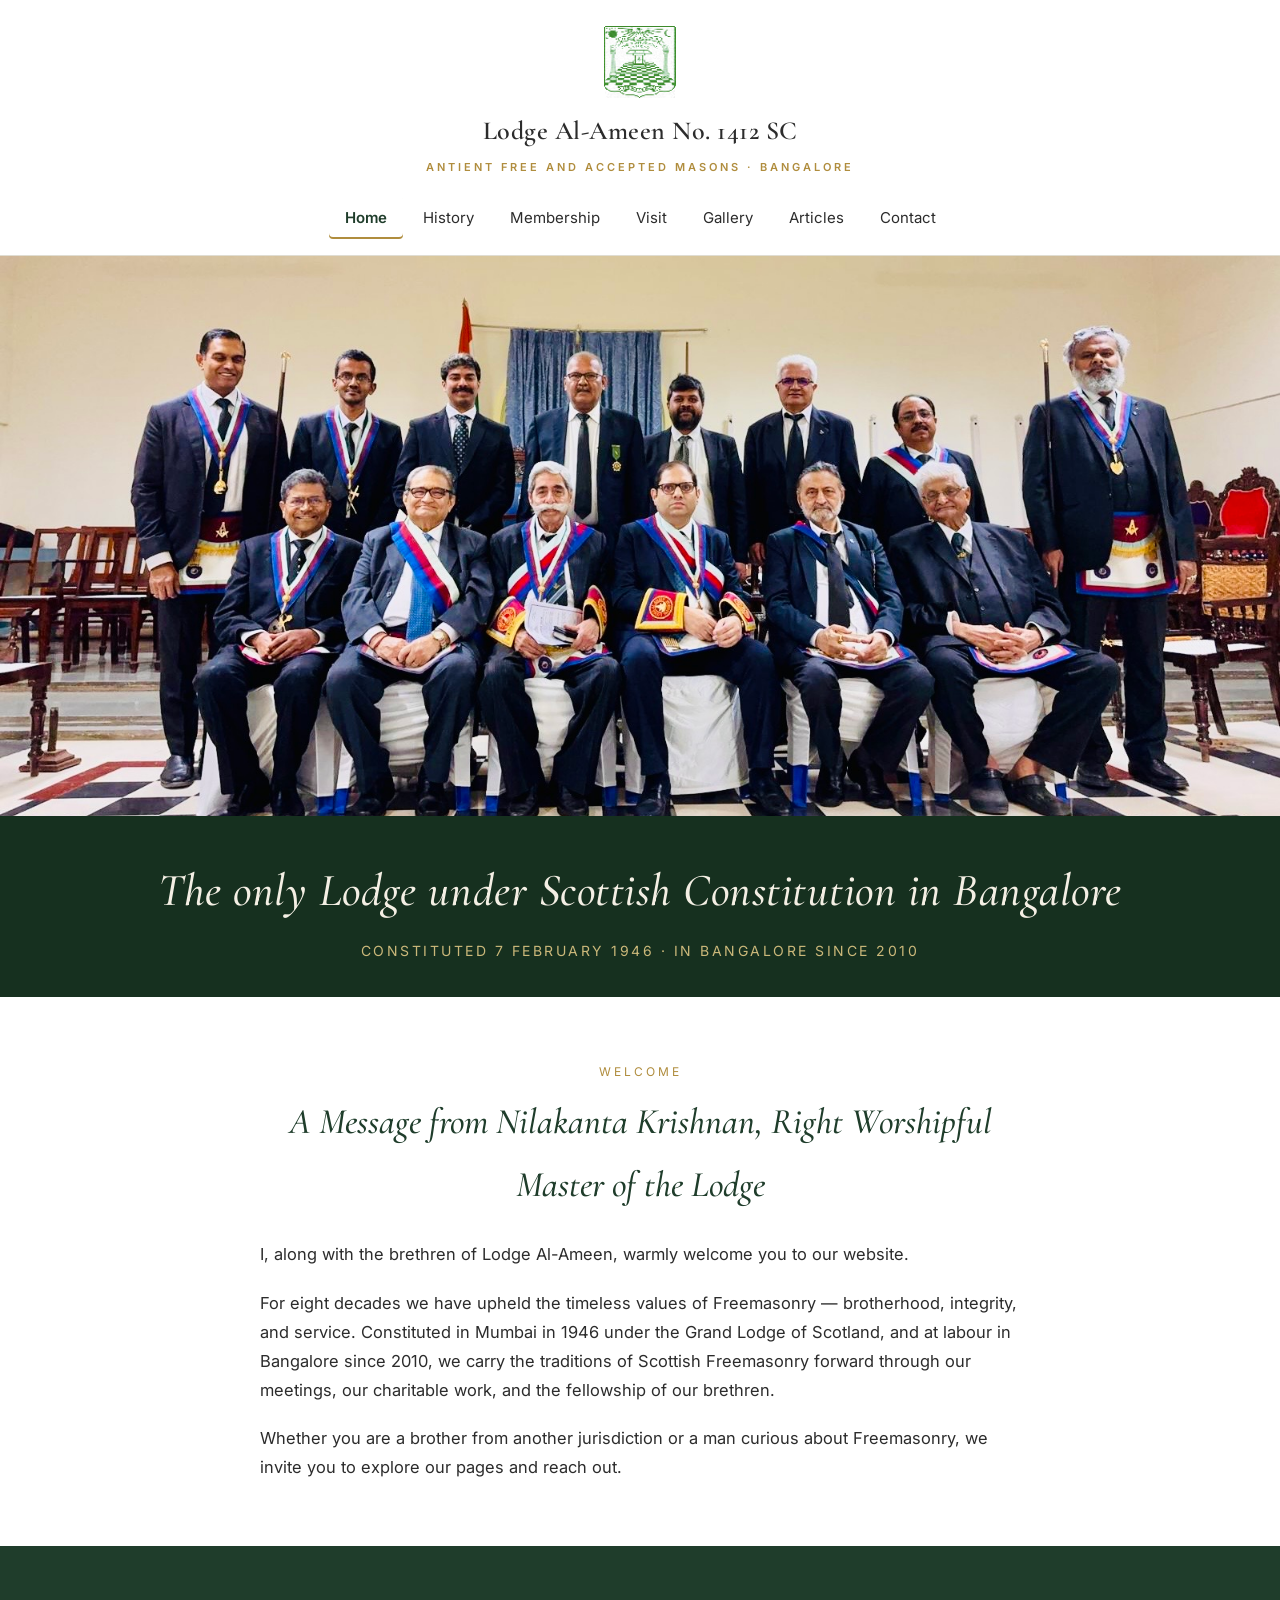
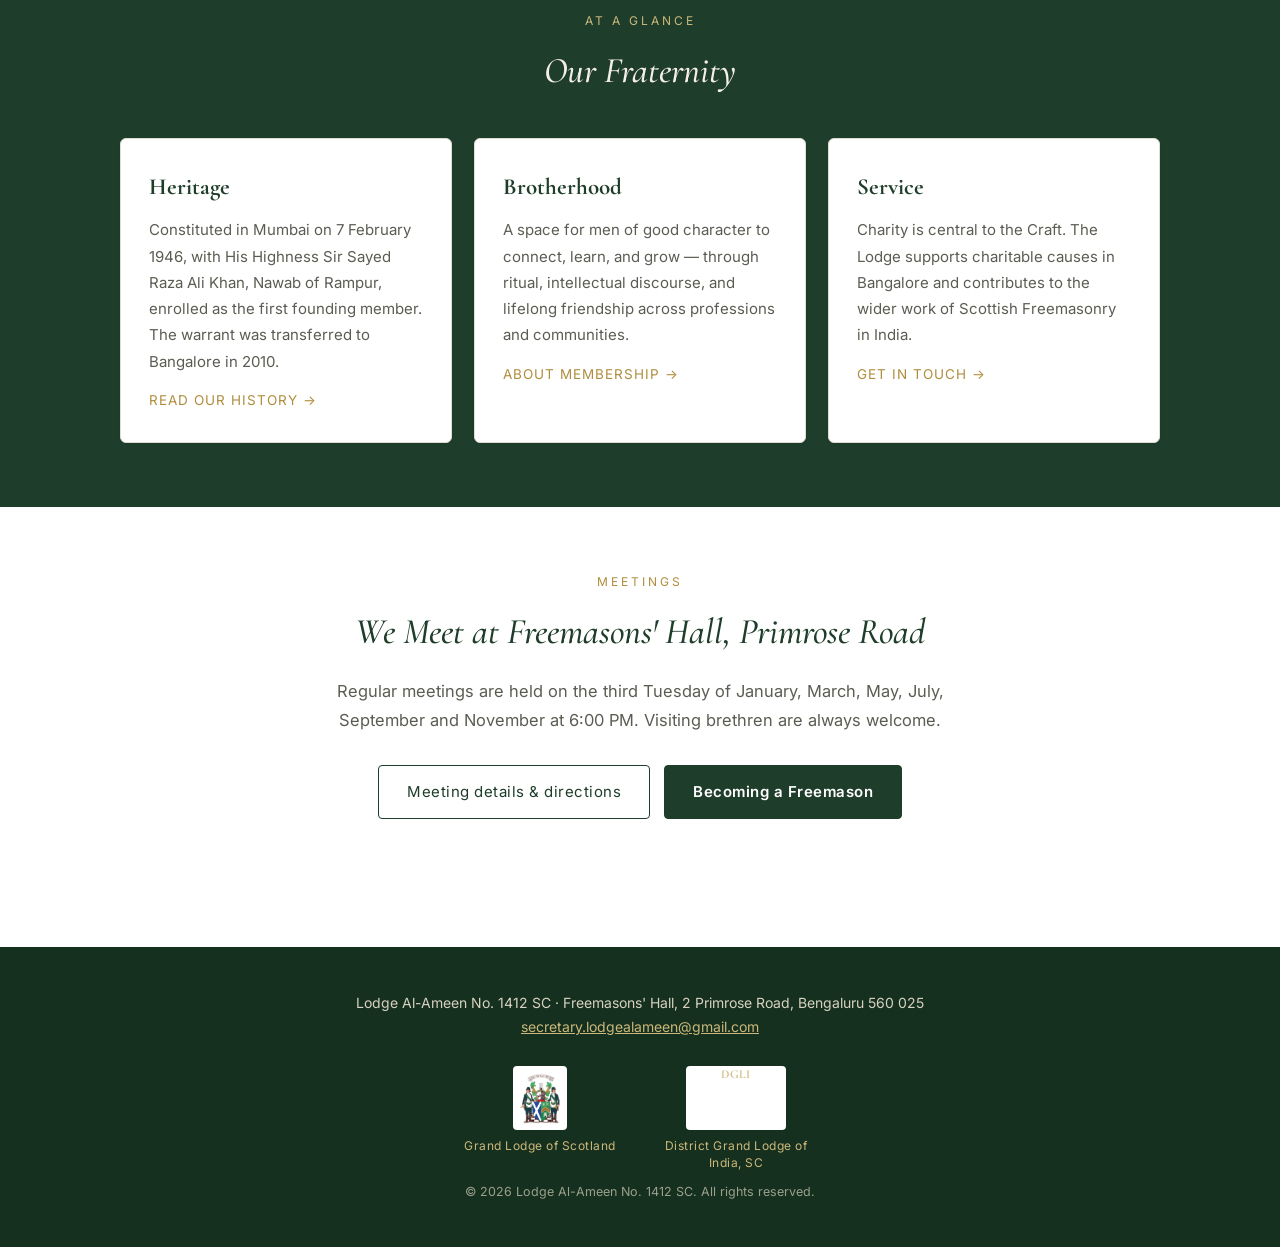
<file: index.html>
<!DOCTYPE html>
<html lang="en">
<head>
<meta charset="UTF-8">
<meta name="viewport" content="width=device-width, initial-scale=1.0">
<title>Lodge Al-Ameen No. 1412 SC | Scottish Constitution Freemasons, Bangalore</title>
<meta name="description" content="Lodge Al-Ameen No. 1412 SC, chartered under the Grand Lodge of Scotland in 1946, is the only Scottish Constitution Freemasons Lodge in Bangalore, India.">
<link rel="icon" href="images/logo.svg" type="image/svg+xml">
<link rel="preconnect" href="https://fonts.googleapis.com">
<link href="https://fonts.googleapis.com/css2?family=Cormorant+Garamond:ital,wght@0,500;0,600;1,500&family=Inter:wght@400;500;600&display=swap" rel="stylesheet">
<link rel="stylesheet" href="css/style.css">
</head>
<body>

<header class="site-header">
  <div class="header-top">
    <!-- Replace images/logo.svg with the Lodge's official crest when available -->
    <img src="images/crest-alameen.png" onerror="this.onerror=null;this.src='images/logo.svg'" alt="Crest of Lodge Al-Ameen No. 1412 SC">
    <div class="wordmark">Lodge Al-Ameen No. 1412 SC<span class="wordmark-sub">Antient Free and Accepted Masons · Bangalore</span></div>
  </div>
  <nav class="main-nav" aria-label="Main navigation">
    <a href="index.html" class="active">Home</a>
    <a href="history.html">History</a>
    <a href="membership.html">Membership</a>
    <a href="visit.html">Visit</a>
    <a href="gallery.html">Gallery</a>
    <a href="articles.html">Articles</a>
    <a href="contact.html">Contact</a>
  </nav>
</header>

<div class="hero-photo">
  <img src="images/home-hero.jpg" alt="Brethren of Lodge Al-Ameen assembled in the Lodge room">
  <div class="hero-caption">
    <h1>The only Lodge under Scottish Constitution in Bangalore</h1>
    <p>Constituted 7 February 1946 · In Bangalore since 2010</p>
  </div>
</div>

<section class="section narrow">
  <span class="kicker">Welcome</span>
  <h2>A Message from Nilakanta Krishnan, Right Worshipful Master of the Lodge</h2>
  <div class="prose" style="margin-top:24px">
    <p>I, along with the brethren of Lodge Al-Ameen, warmly welcome you to our website.</p>
    <p>For eight decades we have upheld the timeless values of Freemasonry — brotherhood, integrity, and service. Constituted in Mumbai in 1946 under the Grand Lodge of Scotland, and at labour in Bangalore since 2010, we carry the traditions of Scottish Freemasonry forward through our meetings, our charitable work, and the fellowship of our brethren.</p>
    <p>Whether you are a brother from another jurisdiction or a man curious about Freemasonry, we invite you to explore our pages and reach out.</p>
  </div>
</section>

<div class="green-band">
  <section class="section">
    <span class="kicker">At a Glance</span>
    <h2>Our Fraternity</h2>
    <div class="card-grid">
      <div class="card">
        <h3>Heritage</h3>
        <p>Constituted in Mumbai on 7 February 1946, with His Highness Sir Sayed Raza Ali Khan, Nawab of Rampur, enrolled as the first founding member. The warrant was transferred to Bangalore in 2010.</p>
        <a class="card-link" href="history.html">Read our history →</a>
      </div>
      <div class="card">
        <h3>Brotherhood</h3>
        <p>A space for men of good character to connect, learn, and grow — through ritual, intellectual discourse, and lifelong friendship across professions and communities.</p>
        <a class="card-link" href="membership.html">About membership →</a>
      </div>
      <div class="card">
        <h3>Service</h3>
        <p>Charity is central to the Craft. The Lodge supports charitable causes in Bangalore and contributes to the wider work of Scottish Freemasonry in India.</p>
        <a class="card-link" href="contact.html">Get in touch →</a>
      </div>
    </div>
  </section>
</div>

<section class="section narrow" style="text-align:center">
  <span class="kicker">Meetings</span>
  <h2>We Meet at Freemasons' Hall, Primrose Road</h2>
  <!-- VERIFY: website said 3rd Tuesday of odd months; DGLI roll says 2nd Friday monthly at 6:30 PM. Confirm before publishing. -->
  <p class="lede" style="margin-bottom:10px">Regular meetings are held on the third Tuesday of January, March, May, July, September and November at 6:00 PM. Visiting brethren are always welcome.</p>
  <div class="cta-row">
    <a class="btn btn-ghost" href="visit.html">Meeting details &amp; directions</a>
    <a class="btn btn-solid" href="membership.html">Becoming a Freemason</a>
  </div>
</section>

<footer class="site-footer">
  <p>Lodge Al-Ameen No. 1412 SC · Freemasons' Hall, 2 Primrose Road, Bengaluru 560 025</p>
  <p><a href="mailto:secretary.lodgealameen@gmail.com">secretary.lodgealameen@gmail.com</a></p>
  <div class="affiliation-row">
    <a href="https://www.grandlodgescotland.com/" target="_blank" rel="noopener">
      <img src="images/glos-crest.png" onerror="this.style.display='none'" alt="Crest of the Grand Lodge of Scotland">
      <span>Grand Lodge of Scotland</span>
    </a>
    <a href="https://www.dgli-sc.com/" target="_blank" rel="noopener" class="affiliation-text-only">
      <span class="affiliation-mark">DGLI</span>
      <span>District Grand Lodge of India, SC</span>
    </a>
  </div>
  <p class="fine">© <span id="yr"></span> Lodge Al-Ameen No. 1412 SC. All rights reserved.</p>
  <script>document.getElementById('yr').textContent=new Date().getFullYear();</script>
</footer>

</body>
</html>
</file>
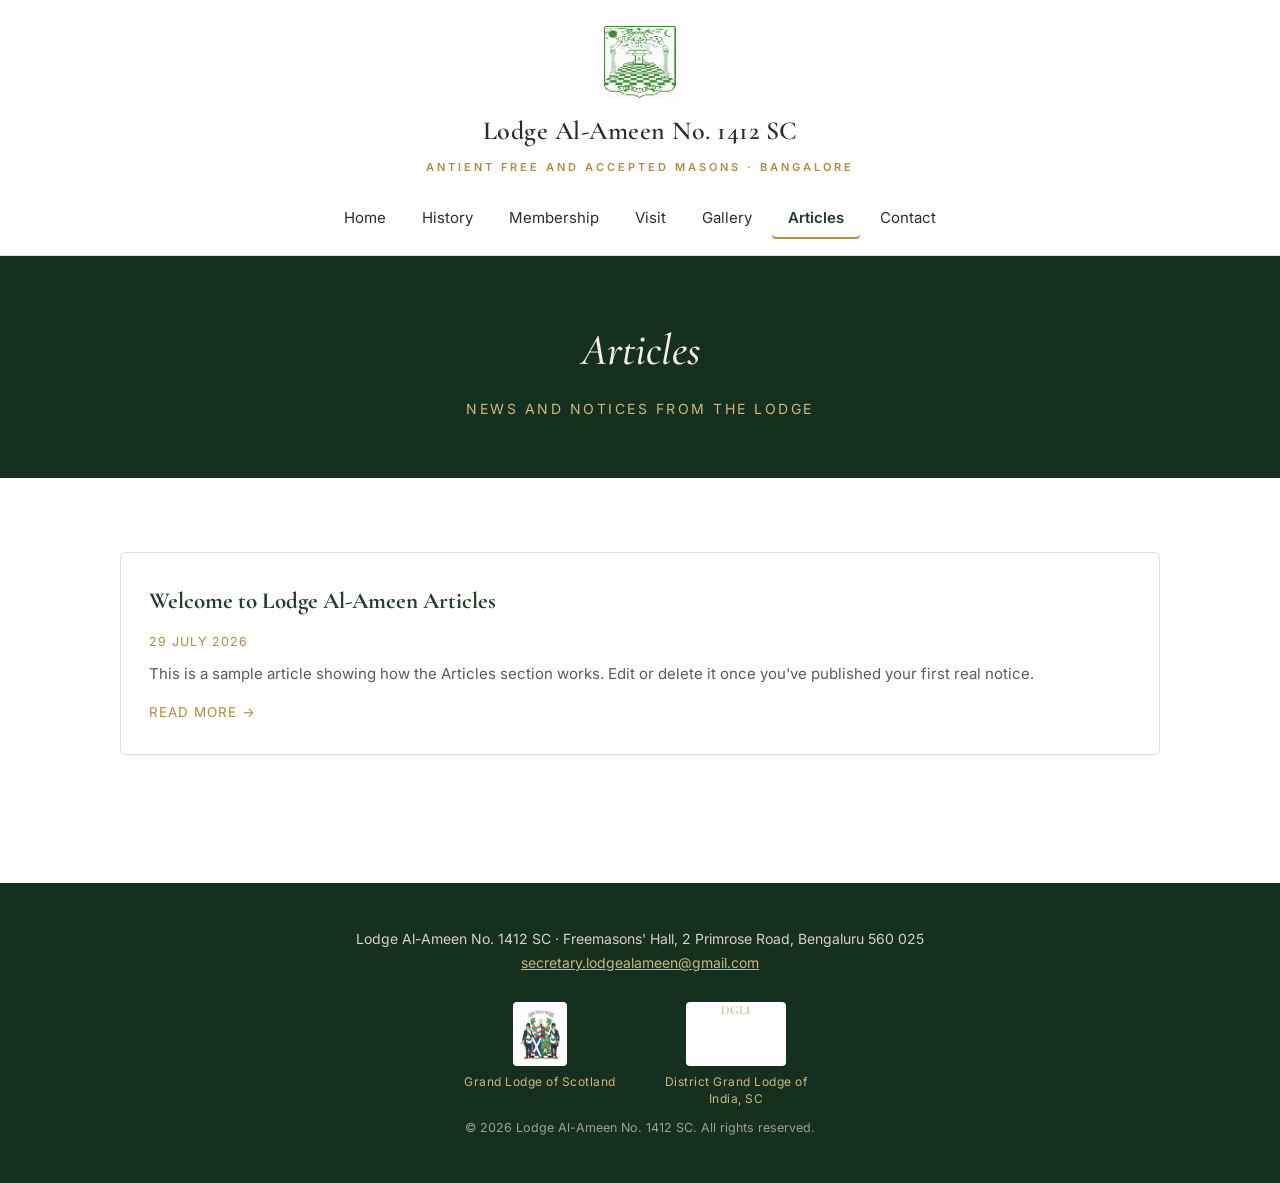
<file: articles.html>
<!DOCTYPE html>
<html lang="en">
<head>
<meta charset="UTF-8">
<meta name="viewport" content="width=device-width, initial-scale=1.0">
<title>Articles | Lodge Al-Ameen No. 1412 SC</title>
<meta name="description" content="News, notices and reflections from Lodge Al-Ameen No. 1412 SC, Bangalore.">
<link rel="icon" href="/images/logo.svg" type="image/svg+xml">
<link rel="preconnect" href="https://fonts.googleapis.com">
<link href="https://fonts.googleapis.com/css2?family=Cormorant+Garamond:ital,wght@0,500;0,600;1,500&family=Inter:wght@400;500;600&display=swap" rel="stylesheet">
<link rel="stylesheet" href="/css/style.css">
</head>
<body>

<header class="site-header">
  <div class="header-top">
    <img src="/images/crest-alameen.png" onerror="this.onerror=null;this.src='/images/logo.svg'" alt="Crest of Lodge Al-Ameen No. 1412 SC">
    <div class="wordmark">Lodge Al-Ameen No. 1412 SC<span class="wordmark-sub">Antient Free and Accepted Masons · Bangalore</span></div>
  </div>
  <nav class="main-nav" aria-label="Main navigation">
    <a href="/index.html">Home</a>
    <a href="/history.html">History</a>
    <a href="/membership.html">Membership</a>
    <a href="/visit.html">Visit</a>
    <a href="/gallery.html">Gallery</a>
    <a href="/articles.html" class="active">Articles</a>
    <a href="/contact.html">Contact</a>
  </nav>
</header>

<div class="page-hero">
  <h1>Articles</h1>
  <p>News and notices from the Lodge</p>
</div>

<section class="section">
  <div class="card-grid" style="margin-top:10px">
      <div class="card">
        <h3><a href="/articles/welcome-to-articles.html" style="color:inherit;text-decoration:none">Welcome to Lodge Al-Ameen Articles</a></h3>
        <p style="font-size:12.5px;letter-spacing:1px;text-transform:uppercase;color:var(--gold);margin-bottom:8px">29 July 2026</p>
        <p>This is a sample article showing how the Articles section works. Edit or delete it once you've published your first real notice.</p>
        <a class="card-link" href="/articles/welcome-to-articles.html">Read more &rarr;</a>
      </div>
  </div>
</section>

<footer class="site-footer">
  <p>Lodge Al-Ameen No. 1412 SC · Freemasons' Hall, 2 Primrose Road, Bengaluru 560 025</p>
  <p><a href="mailto:secretary.lodgealameen@gmail.com">secretary.lodgealameen@gmail.com</a></p>
  <div class="affiliation-row">
    <a href="https://www.grandlodgescotland.com/" target="_blank" rel="noopener">
      <img src="/images/glos-crest.png" onerror="this.style.display='none'" alt="Crest of the Grand Lodge of Scotland">
      <span>Grand Lodge of Scotland</span>
    </a>
    <a href="https://www.dgli-sc.com/" target="_blank" rel="noopener" class="affiliation-text-only">
      <span class="affiliation-mark">DGLI</span>
      <span>District Grand Lodge of India, SC</span>
    </a>
  </div>
  <p class="fine">© <span id="yr"></span> Lodge Al-Ameen No. 1412 SC. All rights reserved.</p>
  <script>document.getElementById('yr').textContent=new Date().getFullYear();</script>
</footer>

</body>
</html>
</file>
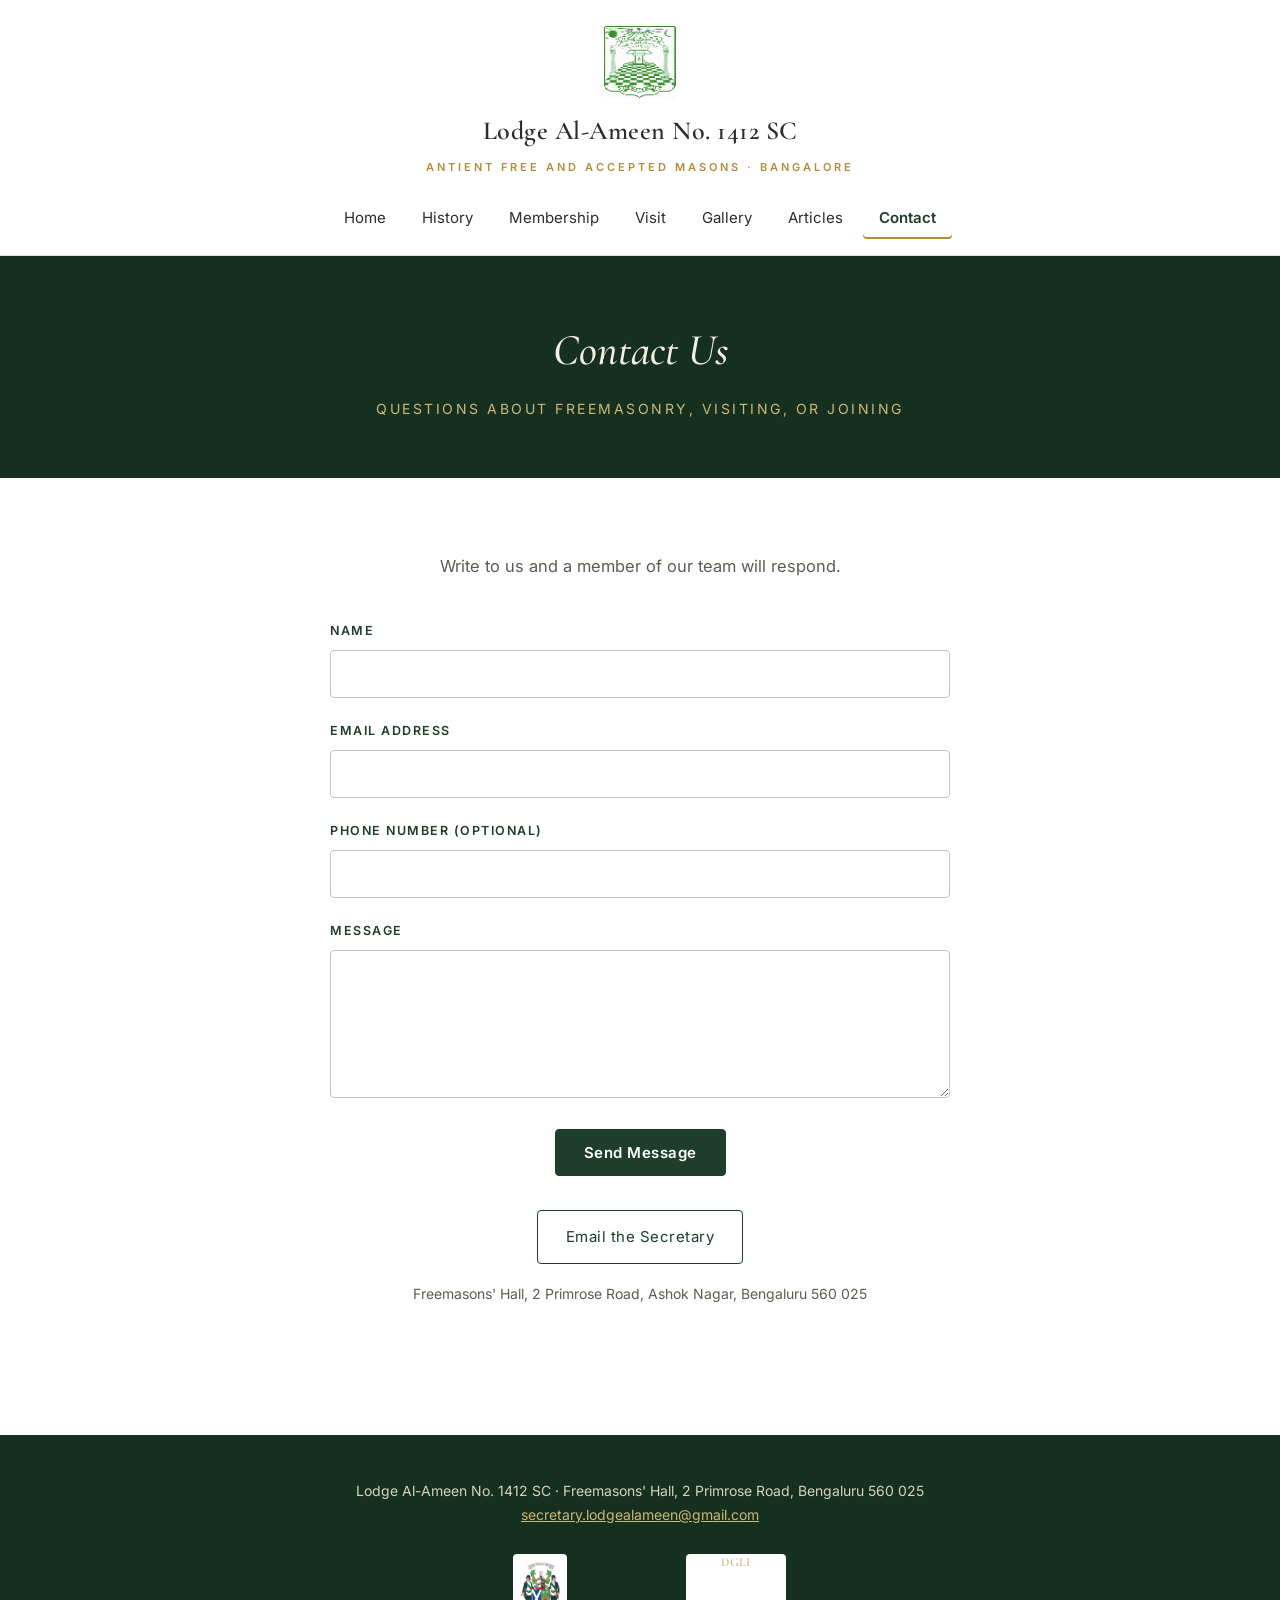
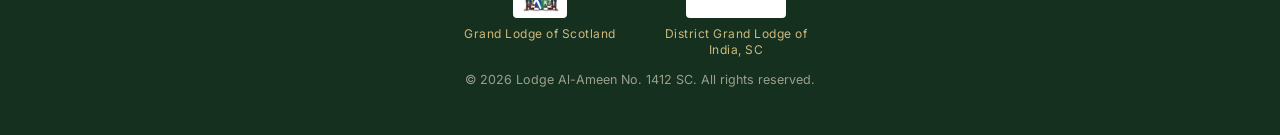
<file: contact.html>
<!DOCTYPE html>
<html lang="en">
<head>
<meta charset="UTF-8">
<meta name="viewport" content="width=device-width, initial-scale=1.0">
<title>Contact | Lodge Al-Ameen No. 1412 SC, Bangalore</title>
<meta name="description" content="Contact Lodge Al-Ameen No. 1412 SC, Bangalore — questions about Freemasonry, visiting a meeting, or joining the Lodge.">
<link rel="icon" href="images/logo.svg" type="image/svg+xml">
<link rel="preconnect" href="https://fonts.googleapis.com">
<link href="https://fonts.googleapis.com/css2?family=Cormorant+Garamond:ital,wght@0,500;0,600;1,500&family=Inter:wght@400;500;600&display=swap" rel="stylesheet">
<link rel="stylesheet" href="css/style.css">
</head>
<body>

<header class="site-header">
  <div class="header-top">
    <img src="images/crest-alameen.png" onerror="this.onerror=null;this.src='images/logo.svg'" alt="Crest of Lodge Al-Ameen No. 1412 SC">
    <div class="wordmark">Lodge Al-Ameen No. 1412 SC<span class="wordmark-sub">Antient Free and Accepted Masons · Bangalore</span></div>
  </div>
  <nav class="main-nav" aria-label="Main navigation">
    <a href="index.html">Home</a>
    <a href="history.html">History</a>
    <a href="membership.html">Membership</a>
    <a href="visit.html">Visit</a>
    <a href="gallery.html">Gallery</a>
    <a href="articles.html">Articles</a>
    <a href="contact.html" class="active">Contact</a>
  </nav>
</header>

<div class="page-hero">
  <h1>Contact Us</h1>
  <p>Questions about Freemasonry, visiting, or joining</p>
</div>

<section class="section narrow">
  <p class="lede" style="margin-top:10px">Write to us and a member of our team will respond.</p>

  <!-- Formspree: submissions are emailed to the recipient configured for
       form mvzywdaw in the Formspree dashboard (formspree.io → this form →
       Settings). The recipient address is set THERE, not in this HTML. -->
  <form class="contact-form" method="POST" action="https://formspree.io/f/mvzywdaw">
    <input type="hidden" name="_subject" value="Enquiry from lodgealameen.in">
    <input type="text" name="_gotcha" style="display:none" tabindex="-1" autocomplete="off" aria-hidden="true">
    <div class="field">
      <label for="name">Name</label>
      <input type="text" id="name" name="name" required autocomplete="name">
    </div>
    <div class="field">
      <label for="email">Email address</label>
      <input type="email" id="email" name="email" required autocomplete="email">
    </div>
    <div class="field">
      <label for="phone">Phone number (optional)</label>
      <input type="tel" id="phone" name="phone" autocomplete="tel">
    </div>
    <div class="field">
      <label for="message">Message</label>
      <textarea id="message" name="message" rows="6" required></textarea>
    </div>
    <div style="text-align:center">
      <button class="btn btn-solid" type="submit">Send Message</button>
    </div>
  </form>

  <div class="contact-alt">
    <a class="btn btn-ghost" href="mailto:secretary.lodgealameen@gmail.com">Email the Secretary</a>
    <!-- Optional: add tel: and wa.me links here if the Lodge wishes to publish a number -->
  </div>
  <p class="form-note">Freemasons' Hall, 2 Primrose Road, Ashok Nagar, Bengaluru 560 025</p>
</section>

<footer class="site-footer">
  <p>Lodge Al-Ameen No. 1412 SC · Freemasons' Hall, 2 Primrose Road, Bengaluru 560 025</p>
  <p><a href="mailto:secretary.lodgealameen@gmail.com">secretary.lodgealameen@gmail.com</a></p>
  <div class="affiliation-row">
    <a href="https://www.grandlodgescotland.com/" target="_blank" rel="noopener">
      <img src="images/glos-crest.png" onerror="this.style.display='none'" alt="Crest of the Grand Lodge of Scotland">
      <span>Grand Lodge of Scotland</span>
    </a>
    <a href="https://www.dgli-sc.com/" target="_blank" rel="noopener" class="affiliation-text-only">
      <span class="affiliation-mark">DGLI</span>
      <span>District Grand Lodge of India, SC</span>
    </a>
  </div>
  <p class="fine">© <span id="yr"></span> Lodge Al-Ameen No. 1412 SC. All rights reserved.</p>
  <script>document.getElementById('yr').textContent=new Date().getFullYear();</script>
</footer>

</body>
</html>
</file>
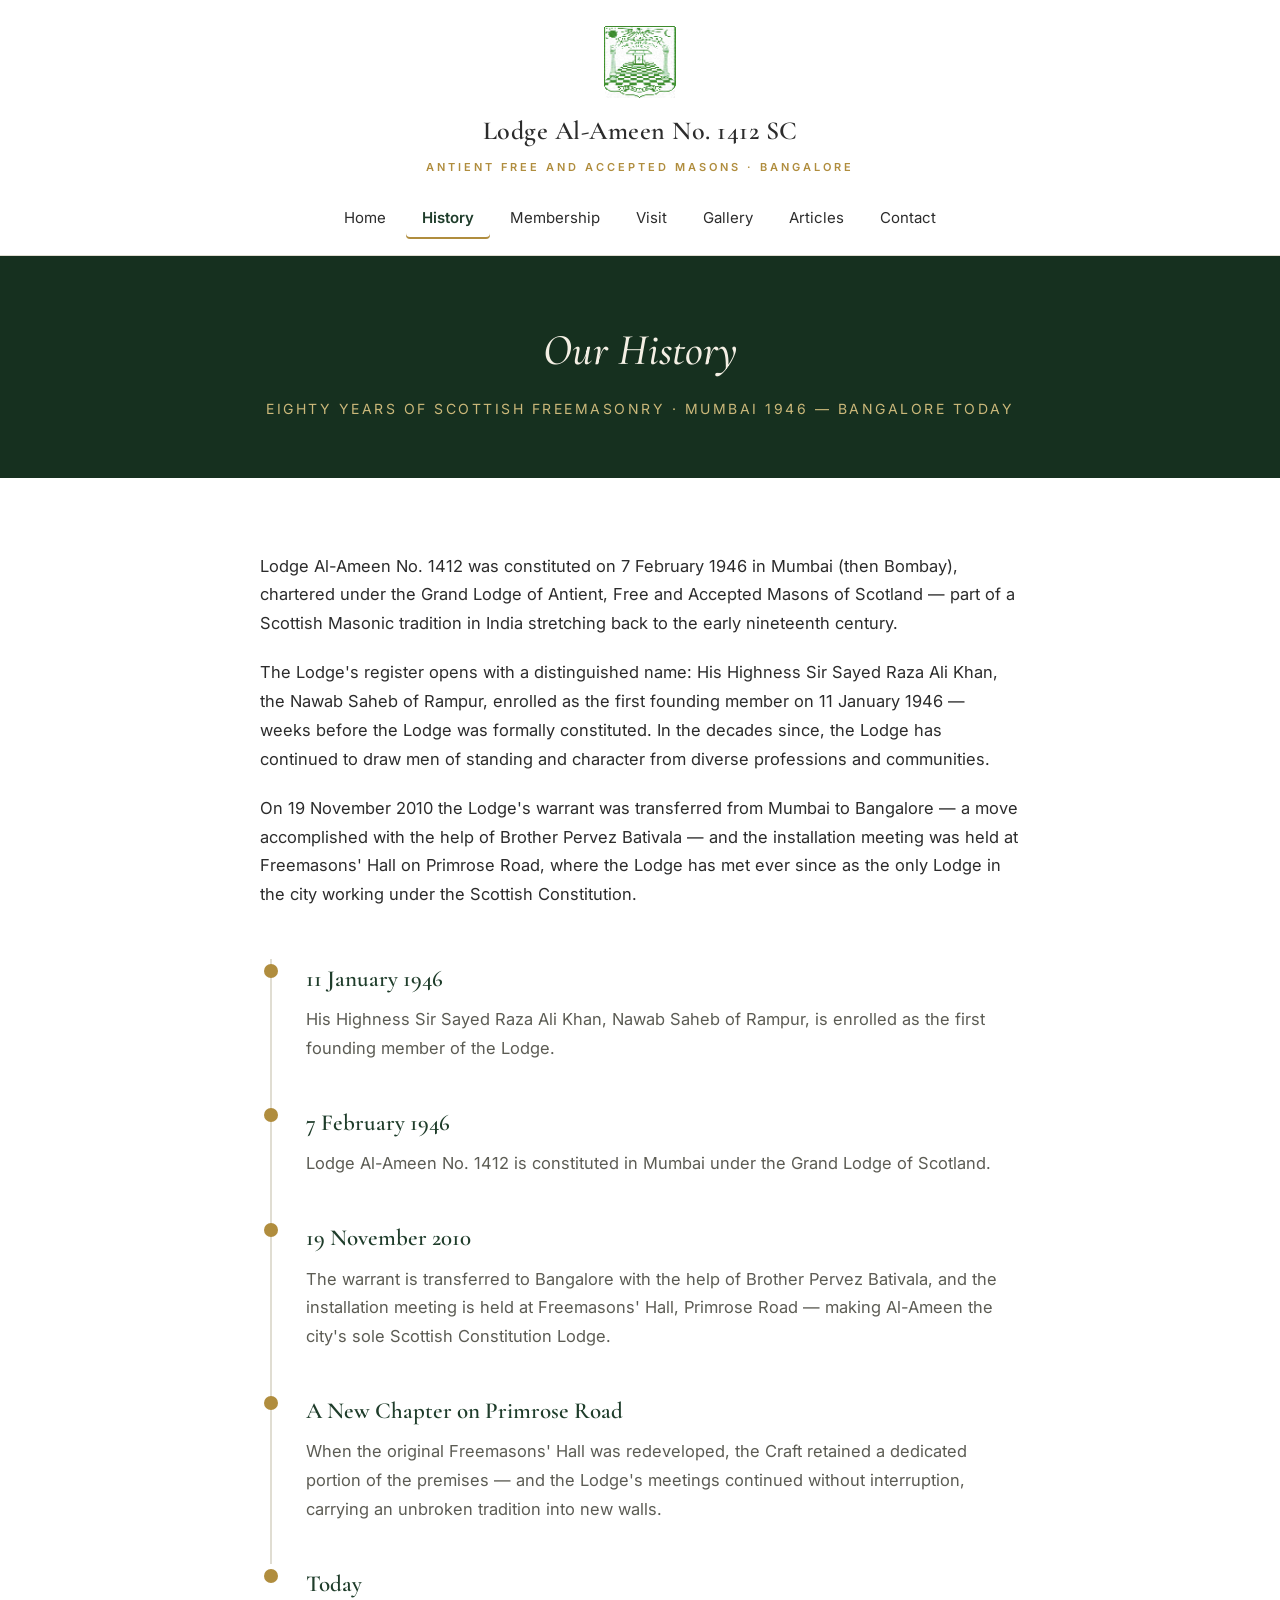
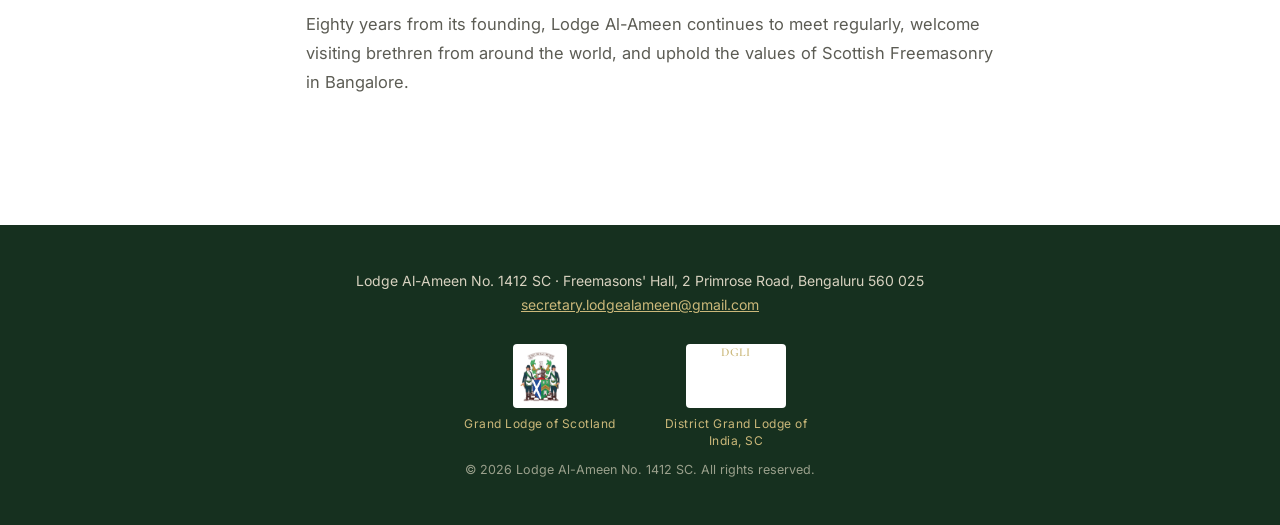
<file: history.html>
<!DOCTYPE html>
<html lang="en">
<head>
<meta charset="UTF-8">
<meta name="viewport" content="width=device-width, initial-scale=1.0">
<title>History | Lodge Al-Ameen No. 1412 SC, Bangalore</title>
<meta name="description" content="The history of Lodge Al-Ameen No. 1412 SC — constituted in Mumbai in 1946 under the Grand Lodge of Scotland, warrant transferred to Bangalore in 2010.">
<link rel="icon" href="images/logo.svg" type="image/svg+xml">
<link rel="preconnect" href="https://fonts.googleapis.com">
<link href="https://fonts.googleapis.com/css2?family=Cormorant+Garamond:ital,wght@0,500;0,600;1,500&family=Inter:wght@400;500;600&display=swap" rel="stylesheet">
<link rel="stylesheet" href="css/style.css">
</head>
<body>

<header class="site-header">
  <div class="header-top">
    <img src="images/crest-alameen.png" onerror="this.onerror=null;this.src='images/logo.svg'" alt="Crest of Lodge Al-Ameen No. 1412 SC">
    <div class="wordmark">Lodge Al-Ameen No. 1412 SC<span class="wordmark-sub">Antient Free and Accepted Masons · Bangalore</span></div>
  </div>
  <nav class="main-nav" aria-label="Main navigation">
    <a href="index.html">Home</a>
    <a href="history.html" class="active">History</a>
    <a href="membership.html">Membership</a>
    <a href="visit.html">Visit</a>
    <a href="gallery.html">Gallery</a>
    <a href="articles.html">Articles</a>
    <a href="contact.html">Contact</a>
  </nav>
</header>

<div class="page-hero">
  <h1>Our History</h1>
  <p>Eighty years of Scottish Freemasonry · Mumbai 1946 — Bangalore today</p>
</div>

<section class="section narrow">
  <div class="prose" style="margin:10px 0 50px">
    <p>Lodge Al-Ameen No. 1412 was constituted on 7 February 1946 in Mumbai (then Bombay), chartered under the Grand Lodge of Antient, Free and Accepted Masons of Scotland — part of a Scottish Masonic tradition in India stretching back to the early nineteenth century.</p>
    <p>The Lodge's register opens with a distinguished name: His Highness Sir Sayed Raza Ali Khan, the Nawab Saheb of Rampur, enrolled as the first founding member on 11 January 1946 — weeks before the Lodge was formally constituted. In the decades since, the Lodge has continued to draw men of standing and character from diverse professions and communities.</p>
    <p>On 19 November 2010 the Lodge's warrant was transferred from Mumbai to Bangalore — a move accomplished with the help of Brother Pervez Bativala — and the installation meeting was held at Freemasons' Hall on Primrose Road, where the Lodge has met ever since as the only Lodge in the city working under the Scottish Constitution.</p>
  </div>

  <div class="timeline">
    <div class="tl-item">
      <span class="tl-year">11 January 1946</span>
      <p>His Highness Sir Sayed Raza Ali Khan, Nawab Saheb of Rampur, is enrolled as the first founding member of the Lodge.</p>
    </div>
    <div class="tl-item">
      <span class="tl-year">7 February 1946</span>
      <p>Lodge Al-Ameen No. 1412 is constituted in Mumbai under the Grand Lodge of Scotland.</p>
    </div>
    <div class="tl-item">
      <span class="tl-year">19 November 2010</span>
      <p>The warrant is transferred to Bangalore with the help of Brother Pervez Bativala, and the installation meeting is held at Freemasons' Hall, Primrose Road — making Al-Ameen the city's sole Scottish Constitution Lodge.</p>
    </div>
    <div class="tl-item">
      <!-- VERIFY: year and preferred wording for the hall redevelopment -->
      <span class="tl-year">A New Chapter on Primrose Road</span>
      <p>When the original Freemasons' Hall was redeveloped, the Craft retained a dedicated portion of the premises — and the Lodge's meetings continued without interruption, carrying an unbroken tradition into new walls.</p>
    </div>
    <div class="tl-item">
      <span class="tl-year">Today</span>
      <p>Eighty years from its founding, Lodge Al-Ameen continues to meet regularly, welcome visiting brethren from around the world, and uphold the values of Scottish Freemasonry in Bangalore.</p>
    </div>
  </div>
</section>

<footer class="site-footer">
  <p>Lodge Al-Ameen No. 1412 SC · Freemasons' Hall, 2 Primrose Road, Bengaluru 560 025</p>
  <p><a href="mailto:secretary.lodgealameen@gmail.com">secretary.lodgealameen@gmail.com</a></p>
  <div class="affiliation-row">
    <a href="https://www.grandlodgescotland.com/" target="_blank" rel="noopener">
      <img src="images/glos-crest.png" onerror="this.style.display='none'" alt="Crest of the Grand Lodge of Scotland">
      <span>Grand Lodge of Scotland</span>
    </a>
    <a href="https://www.dgli-sc.com/" target="_blank" rel="noopener" class="affiliation-text-only">
      <span class="affiliation-mark">DGLI</span>
      <span>District Grand Lodge of India, SC</span>
    </a>
  </div>
  <p class="fine">© <span id="yr"></span> Lodge Al-Ameen No. 1412 SC. All rights reserved.</p>
  <script>document.getElementById('yr').textContent=new Date().getFullYear();</script>
</footer>

</body>
</html>
</file>
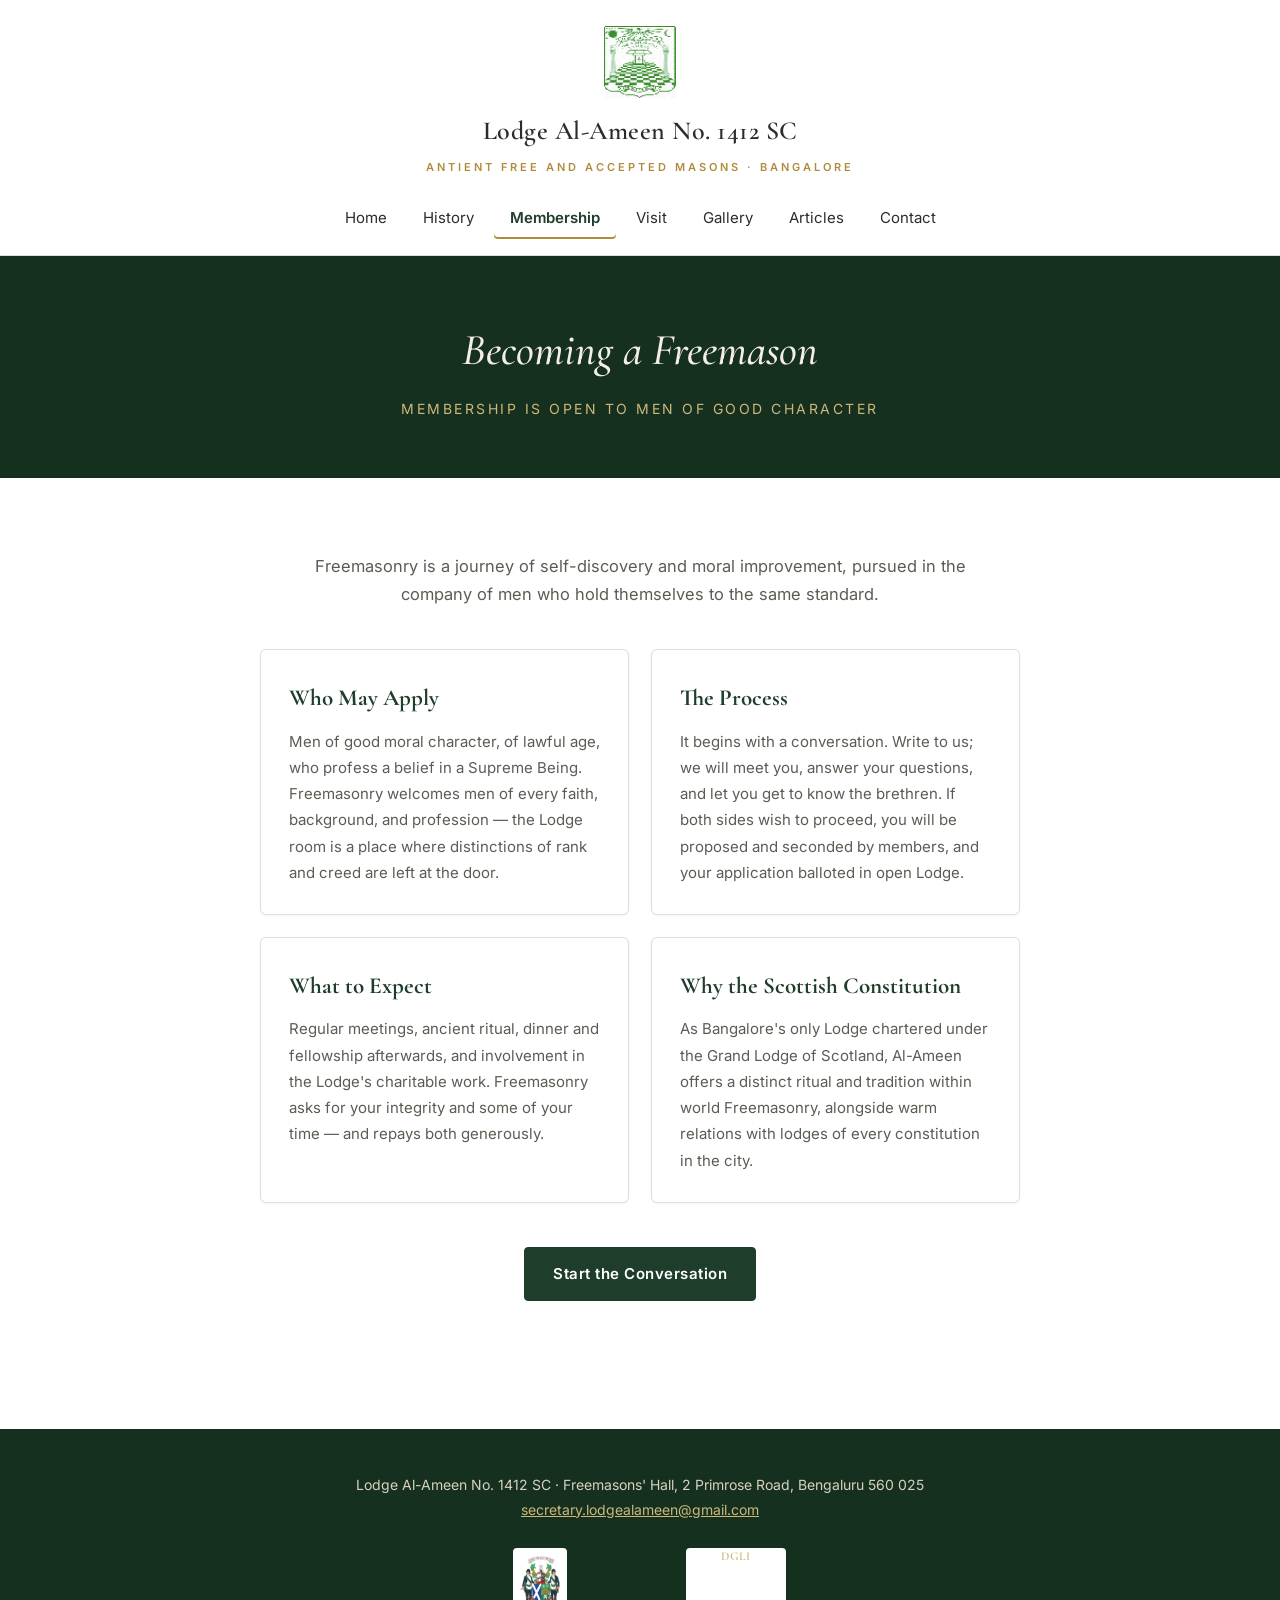
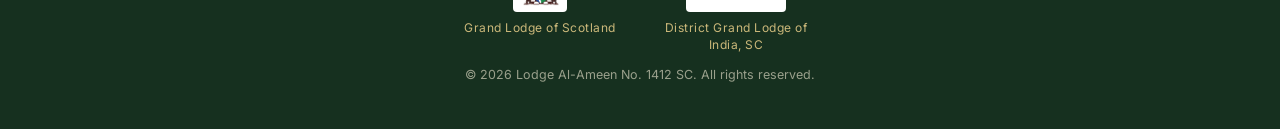
<file: membership.html>
<!DOCTYPE html>
<html lang="en">
<head>
<meta charset="UTF-8">
<meta name="viewport" content="width=device-width, initial-scale=1.0">
<title>Membership | Lodge Al-Ameen No. 1412 SC, Bangalore</title>
<meta name="description" content="How to become a Freemason in Bangalore — requirements and the membership process at Lodge Al-Ameen No. 1412 SC, the city's only Scottish Constitution Lodge.">
<link rel="icon" href="images/logo.svg" type="image/svg+xml">
<link rel="preconnect" href="https://fonts.googleapis.com">
<link href="https://fonts.googleapis.com/css2?family=Cormorant+Garamond:ital,wght@0,500;0,600;1,500&family=Inter:wght@400;500;600&display=swap" rel="stylesheet">
<link rel="stylesheet" href="css/style.css">
</head>
<body>

<header class="site-header">
  <div class="header-top">
    <img src="images/crest-alameen.png" onerror="this.onerror=null;this.src='images/logo.svg'" alt="Crest of Lodge Al-Ameen No. 1412 SC">
    <div class="wordmark">Lodge Al-Ameen No. 1412 SC<span class="wordmark-sub">Antient Free and Accepted Masons · Bangalore</span></div>
  </div>
  <nav class="main-nav" aria-label="Main navigation">
    <a href="index.html">Home</a>
    <a href="history.html">History</a>
    <a href="membership.html" class="active">Membership</a>
    <a href="visit.html">Visit</a>
    <a href="gallery.html">Gallery</a>
    <a href="articles.html">Articles</a>
    <a href="contact.html">Contact</a>
  </nav>
</header>

<div class="page-hero">
  <h1>Becoming a Freemason</h1>
  <p>Membership is open to men of good character</p>
</div>

<section class="section narrow">
  <p class="lede" style="margin-top:10px">Freemasonry is a journey of self-discovery and moral improvement, pursued in the company of men who hold themselves to the same standard.</p>

  <div class="card-grid">
    <div class="card">
      <h3>Who May Apply</h3>
      <p>Men of good moral character, of lawful age, who profess a belief in a Supreme Being. Freemasonry welcomes men of every faith, background, and profession — the Lodge room is a place where distinctions of rank and creed are left at the door.</p>
    </div>
    <div class="card">
      <h3>The Process</h3>
      <p>It begins with a conversation. Write to us; we will meet you, answer your questions, and let you get to know the brethren. If both sides wish to proceed, you will be proposed and seconded by members, and your application balloted in open Lodge.</p>
    </div>
    <div class="card">
      <h3>What to Expect</h3>
      <p>Regular meetings, ancient ritual, dinner and fellowship afterwards, and involvement in the Lodge's charitable work. Freemasonry asks for your integrity and some of your time — and repays both generously.</p>
    </div>
    <div class="card">
      <h3>Why the Scottish Constitution</h3>
      <p>As Bangalore's only Lodge chartered under the Grand Lodge of Scotland, Al-Ameen offers a distinct ritual and tradition within world Freemasonry, alongside warm relations with lodges of every constitution in the city.</p>
    </div>
  </div>

  <div style="text-align:center;margin-top:44px">
    <a class="btn btn-solid" href="contact.html">Start the Conversation</a>
  </div>
</section>

<footer class="site-footer">
  <p>Lodge Al-Ameen No. 1412 SC · Freemasons' Hall, 2 Primrose Road, Bengaluru 560 025</p>
  <p><a href="mailto:secretary.lodgealameen@gmail.com">secretary.lodgealameen@gmail.com</a></p>
  <div class="affiliation-row">
    <a href="https://www.grandlodgescotland.com/" target="_blank" rel="noopener">
      <img src="images/glos-crest.png" onerror="this.style.display='none'" alt="Crest of the Grand Lodge of Scotland">
      <span>Grand Lodge of Scotland</span>
    </a>
    <a href="https://www.dgli-sc.com/" target="_blank" rel="noopener" class="affiliation-text-only">
      <span class="affiliation-mark">DGLI</span>
      <span>District Grand Lodge of India, SC</span>
    </a>
  </div>
  <p class="fine">© <span id="yr"></span> Lodge Al-Ameen No. 1412 SC. All rights reserved.</p>
  <script>document.getElementById('yr').textContent=new Date().getFullYear();</script>
</footer>

</body>
</html>
</file>
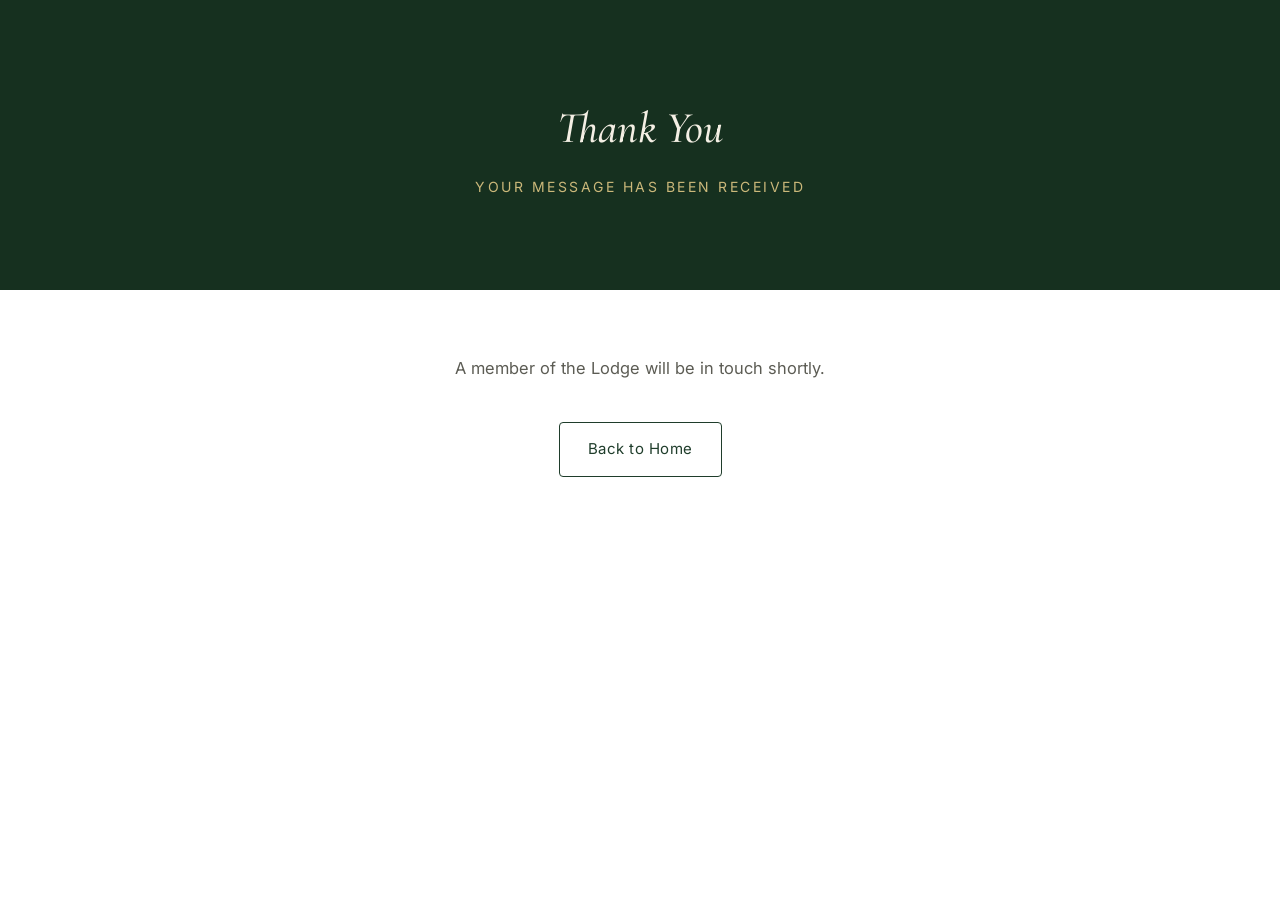
<file: thanks.html>
<!DOCTYPE html>
<html lang="en">
<head>
<meta charset="UTF-8">
<meta name="viewport" content="width=device-width, initial-scale=1.0">
<title>Thank You | Lodge Al-Ameen No. 1412 SC</title>
<meta name="robots" content="noindex">
<link rel="icon" href="images/logo.svg" type="image/svg+xml">
<link rel="preconnect" href="https://fonts.googleapis.com">
<link href="https://fonts.googleapis.com/css2?family=Cormorant+Garamond:ital,wght@0,500;0,600;1,500&family=Inter:wght@400;500;600&display=swap" rel="stylesheet">
<link rel="stylesheet" href="css/style.css">
</head>
<body>
<div class="page-hero" style="padding:90px 20px">
  <h1>Thank You</h1>
  <p>Your message has been received</p>
</div>
<section class="section narrow" style="text-align:center">
  <p class="lede">A member of the Lodge will be in touch shortly.</p>
  <a class="btn btn-ghost" href="index.html">Back to Home</a>
</section>
</body>
</html>
</file>
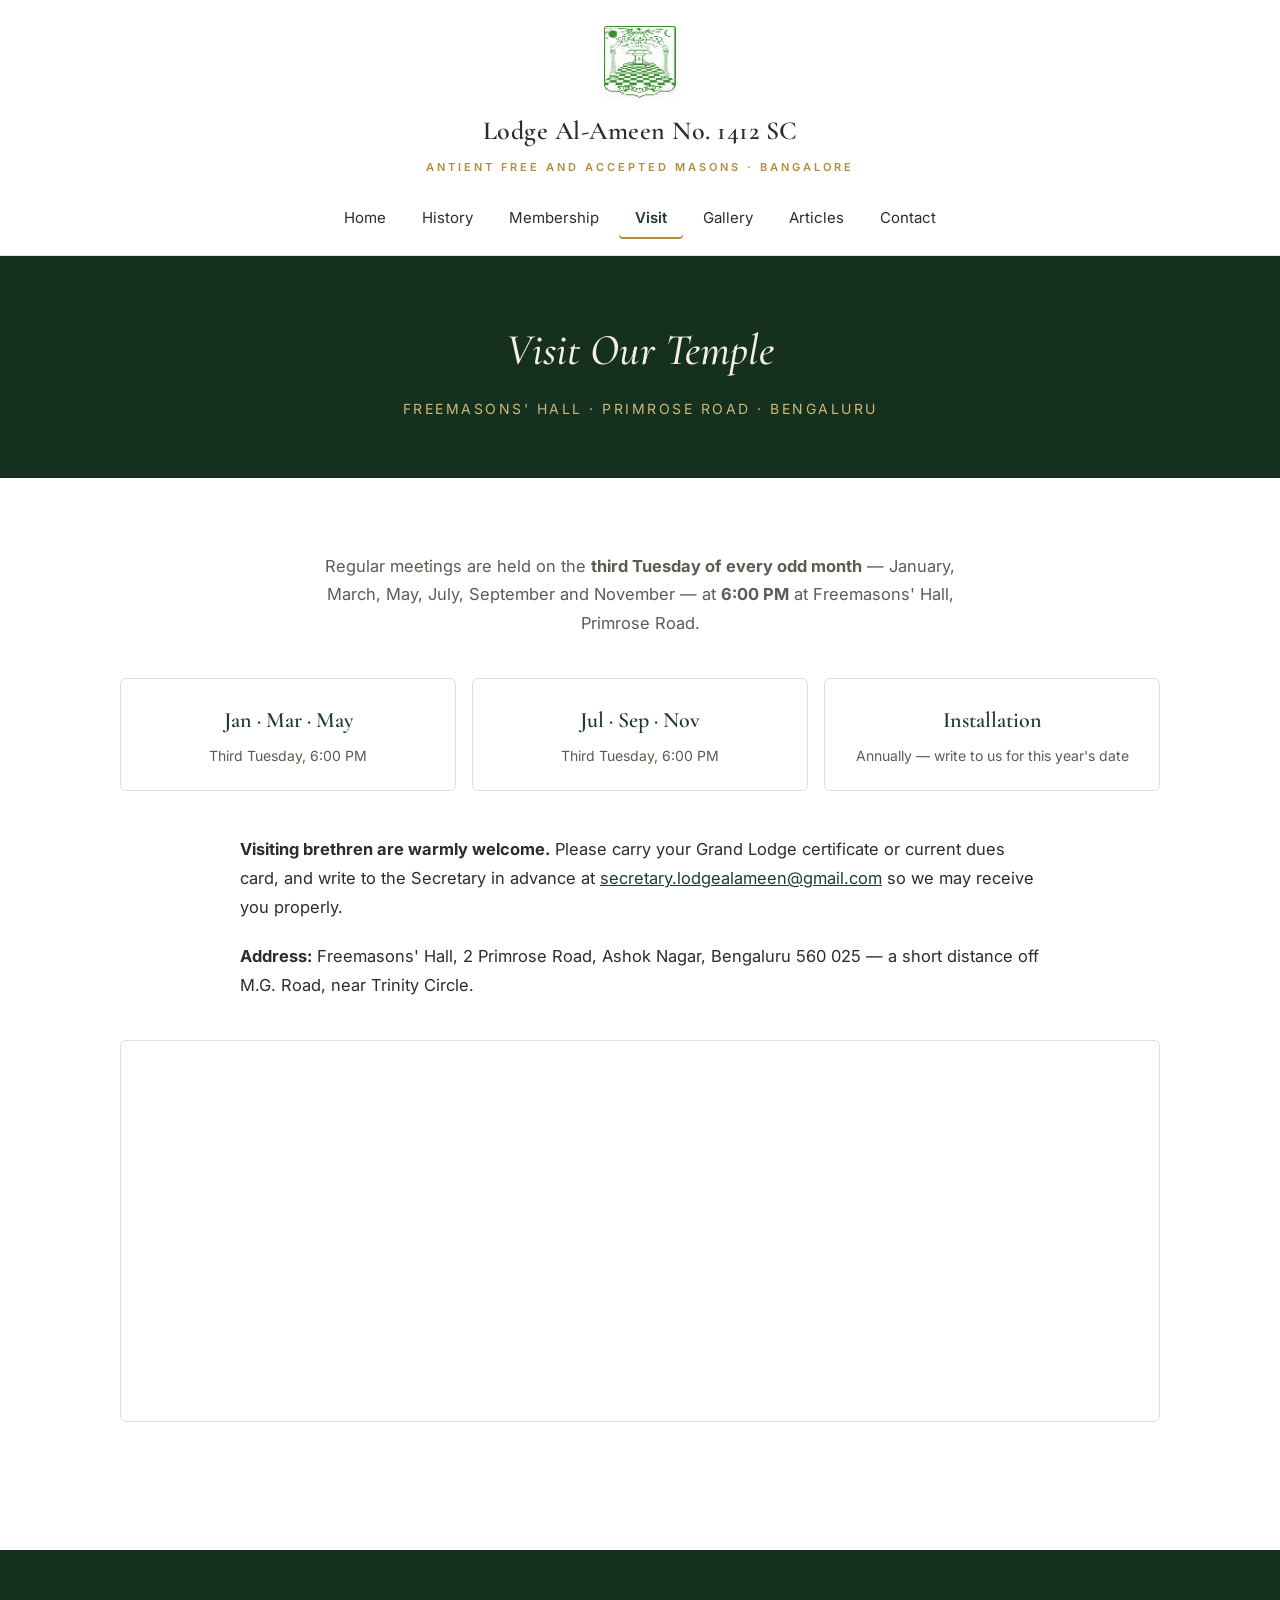
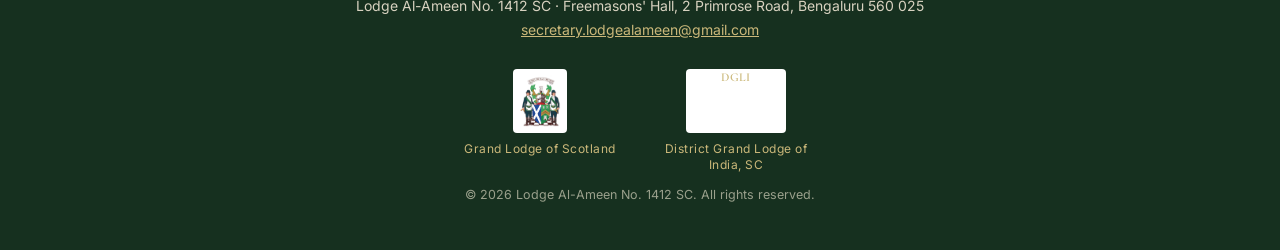
<file: visit.html>
<!DOCTYPE html>
<html lang="en">
<head>
<meta charset="UTF-8">
<meta name="viewport" content="width=device-width, initial-scale=1.0">
<title>Visit Us | Lodge Al-Ameen No. 1412 SC, Bangalore</title>
<meta name="description" content="Meeting dates, time, and directions to Freemasons' Hall, Primrose Road, Bangalore. Visiting brethren are warmly welcome at Lodge Al-Ameen No. 1412 SC.">
<link rel="icon" href="images/logo.svg" type="image/svg+xml">
<link rel="preconnect" href="https://fonts.googleapis.com">
<link href="https://fonts.googleapis.com/css2?family=Cormorant+Garamond:ital,wght@0,500;0,600;1,500&family=Inter:wght@400;500;600&display=swap" rel="stylesheet">
<link rel="stylesheet" href="css/style.css">
</head>
<body>

<header class="site-header">
  <div class="header-top">
    <img src="images/crest-alameen.png" onerror="this.onerror=null;this.src='images/logo.svg'" alt="Crest of Lodge Al-Ameen No. 1412 SC">
    <div class="wordmark">Lodge Al-Ameen No. 1412 SC<span class="wordmark-sub">Antient Free and Accepted Masons · Bangalore</span></div>
  </div>
  <nav class="main-nav" aria-label="Main navigation">
    <a href="index.html">Home</a>
    <a href="history.html">History</a>
    <a href="membership.html">Membership</a>
    <a href="visit.html" class="active">Visit</a>
    <a href="gallery.html">Gallery</a>
    <a href="articles.html">Articles</a>
    <a href="contact.html">Contact</a>
  </nav>
</header>

<div class="page-hero">
  <h1>Visit Our Temple</h1>
  <p>Freemasons' Hall · Primrose Road · Bengaluru</p>
</div>

<section class="section">
  <!-- VERIFY: current site said 3rd Tuesday of odd months; the DGLI roll lists 2nd Friday of every month except May, 6:30 PM, Installation 2nd Friday of January. Set whichever is correct, and keep the DGLI listing in sync. -->
  <p class="lede" style="margin-top:10px">Regular meetings are held on the <strong>third Tuesday of every odd month</strong> — January, March, May, July, September and November — at <strong>6:00 PM</strong> at Freemasons' Hall, Primrose Road.</p>

  <div class="meet-grid">
    <div class="meet-card"><div class="d">Jan · Mar · May</div><div class="t">Third Tuesday, 6:00 PM</div></div>
    <div class="meet-card"><div class="d">Jul · Sep · Nov</div><div class="t">Third Tuesday, 6:00 PM</div></div>
    <div class="meet-card"><div class="d">Installation</div><div class="t"><!-- VERIFY installation month -->Annually — write to us for this year's date</div></div>
  </div>

  <div class="section narrow prose" style="padding:44px 0 0">
    <p><strong>Visiting brethren are warmly welcome.</strong> Please carry your Grand Lodge certificate or current dues card, and write to the Secretary in advance at <a href="mailto:secretary.lodgealameen@gmail.com">secretary.lodgealameen@gmail.com</a> so we may receive you properly.</p>
    <p><strong>Address:</strong> Freemasons' Hall, 2 Primrose Road, Ashok Nagar, Bengaluru 560 025 — a short distance off M.G. Road, near Trinity Circle.</p>
  </div>

  <div class="map-wrap">
    <iframe title="Map showing Freemasons' Hall, Primrose Road, Bangalore" loading="lazy" allowfullscreen referrerpolicy="no-referrer-when-downgrade"
      src="https://www.google.com/maps/embed?pb=!1m18!1m12!1m3!1d3887.9708113033885!2d77.61066961408999!3d12.973718718343834!2m3!1f0!2f0!3f0!3m2!1i1024!2i768!4f13.1!3m3!1m2!1s0x3bae16814f002195%3A0x904fe47fc1ddcc78!2sFreemasons'%20Hall!5e0!3m2!1sen!2sin!4v1647794571750!5m2!1sen!2sin"></iframe>
  </div>
</section>

<footer class="site-footer">
  <p>Lodge Al-Ameen No. 1412 SC · Freemasons' Hall, 2 Primrose Road, Bengaluru 560 025</p>
  <p><a href="mailto:secretary.lodgealameen@gmail.com">secretary.lodgealameen@gmail.com</a></p>
  <div class="affiliation-row">
    <a href="https://www.grandlodgescotland.com/" target="_blank" rel="noopener">
      <img src="images/glos-crest.png" onerror="this.style.display='none'" alt="Crest of the Grand Lodge of Scotland">
      <span>Grand Lodge of Scotland</span>
    </a>
    <a href="https://www.dgli-sc.com/" target="_blank" rel="noopener" class="affiliation-text-only">
      <span class="affiliation-mark">DGLI</span>
      <span>District Grand Lodge of India, SC</span>
    </a>
  </div>
  <p class="fine">© <span id="yr"></span> Lodge Al-Ameen No. 1412 SC. All rights reserved.</p>
  <script>document.getElementById('yr').textContent=new Date().getFullYear();</script>
</footer>

</body>
</html>
</file>
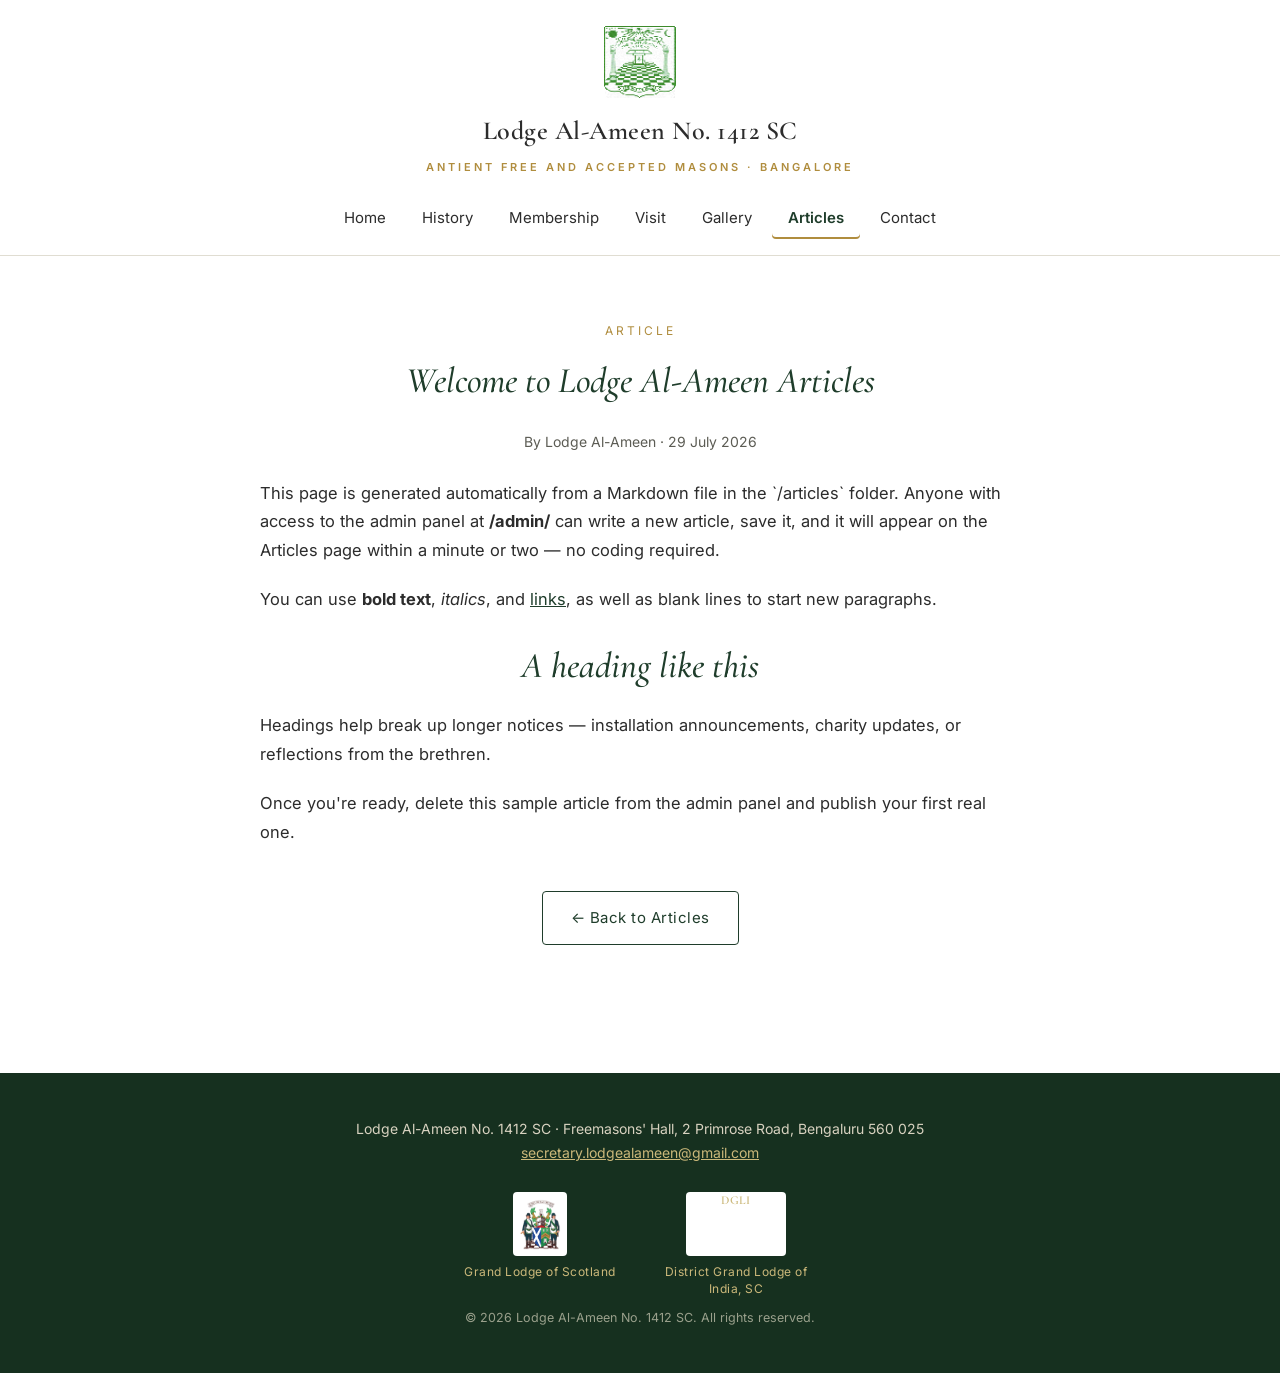
<file: articles/welcome-to-articles.html>
<!DOCTYPE html>
<html lang="en">
<head>
<meta charset="UTF-8">
<meta name="viewport" content="width=device-width, initial-scale=1.0">
<title>Welcome to Lodge Al-Ameen Articles | Lodge Al-Ameen No. 1412 SC</title>
<meta name="description" content="This is a sample article showing how the Articles section works. Edit or delete it once you've published your first real notice.">
<link rel="icon" href="/images/logo.svg" type="image/svg+xml">
<link rel="preconnect" href="https://fonts.googleapis.com">
<link href="https://fonts.googleapis.com/css2?family=Cormorant+Garamond:ital,wght@0,500;0,600;1,500&family=Inter:wght@400;500;600&display=swap" rel="stylesheet">
<link rel="stylesheet" href="/css/style.css">
</head>
<body>

<header class="site-header">
  <div class="header-top">
    <img src="/images/crest-alameen.png" onerror="this.onerror=null;this.src='/images/logo.svg'" alt="Crest of Lodge Al-Ameen No. 1412 SC">
    <div class="wordmark">Lodge Al-Ameen No. 1412 SC<span class="wordmark-sub">Antient Free and Accepted Masons · Bangalore</span></div>
  </div>
  <nav class="main-nav" aria-label="Main navigation">
    <a href="/index.html">Home</a>
    <a href="/history.html">History</a>
    <a href="/membership.html">Membership</a>
    <a href="/visit.html">Visit</a>
    <a href="/gallery.html">Gallery</a>
    <a href="/articles.html" class="active">Articles</a>
    <a href="/contact.html">Contact</a>
  </nav>
</header>



<section class="section narrow">
  <span class="kicker">Article</span>
  <h2>Welcome to Lodge Al-Ameen Articles</h2>
  <p class="form-note">By Lodge Al-Ameen · 29 July 2026</p>
  <div class="prose" style="margin-top:24px">
    <p>This page is generated automatically from a Markdown file in the `/articles` folder. Anyone with access to the admin panel at <strong>/admin/</strong> can write a new article, save it, and it will appear on the Articles page within a minute or two — no coding required.</p>
    <p>You can use <strong>bold text</strong>, <em>italics</em>, and <a href="https://www.lodgealameen.in">links</a>, as well as blank lines to start new paragraphs.</p>
    <h2>A heading like this</h2>
    <p>Headings help break up longer notices — installation announcements, charity updates, or reflections from the brethren.</p>
    <p>Once you're ready, delete this sample article from the admin panel and publish your first real one.</p>
  </div>
  <div style="text-align:center;margin-top:44px">
    <a class="btn btn-ghost" href="/articles.html">&larr; Back to Articles</a>
  </div>
</section>

<footer class="site-footer">
  <p>Lodge Al-Ameen No. 1412 SC · Freemasons' Hall, 2 Primrose Road, Bengaluru 560 025</p>
  <p><a href="mailto:secretary.lodgealameen@gmail.com">secretary.lodgealameen@gmail.com</a></p>
  <div class="affiliation-row">
    <a href="https://www.grandlodgescotland.com/" target="_blank" rel="noopener">
      <img src="/images/glos-crest.png" onerror="this.style.display='none'" alt="Crest of the Grand Lodge of Scotland">
      <span>Grand Lodge of Scotland</span>
    </a>
    <a href="https://www.dgli-sc.com/" target="_blank" rel="noopener" class="affiliation-text-only">
      <span class="affiliation-mark">DGLI</span>
      <span>District Grand Lodge of India, SC</span>
    </a>
  </div>
  <p class="fine">© <span id="yr"></span> Lodge Al-Ameen No. 1412 SC. All rights reserved.</p>
  <script>document.getElementById('yr').textContent=new Date().getFullYear();</script>
</footer>

</body>
</html>
</file>
<file: css/style.css>
/* Lodge Al Ameen No. 1412 SC — styled after the Grand Lodge of Scotland site:
   white ground, centred crest and serif wordmark, deep forest-green bands,
   italic serif headings, restrained gold. */
:root{
  --green:#1f3d2b;
  --green-deep:#16301f;
  --ink:#2c2c2c;
  --muted:#5c5c54;
  --paper:#ffffff;
  --soft:#f5f3ec;
  --line:#e0ddd2;
  --gold:#b08d3e;
  --serif:"Cormorant Garamond",Georgia,"Times New Roman",serif;
  --sans:"Inter",-apple-system,BlinkMacSystemFont,"Segoe UI",Roboto,sans-serif;
}
*{box-sizing:border-box;margin:0;padding:0}
html{scroll-behavior:smooth}
body{background:var(--paper);color:var(--ink);font-family:var(--sans);line-height:1.75;font-size:16.5px}
img{max-width:100%;display:block}
a{color:var(--green)}

/* Header — centred crest + wordmark, nav beneath (GLoS pattern) */
.site-header{background:var(--paper);border-bottom:1px solid var(--line)}
.header-top{text-align:center;padding:26px 20px 10px}
.header-top img{width:72px;height:72px;margin:0 auto 10px}
.wordmark{font-family:var(--serif);font-size:26px;font-weight:600;color:var(--ink);letter-spacing:.5px}
.wordmark-sub{display:block;font-family:var(--sans);font-size:11px;letter-spacing:3px;text-transform:uppercase;color:var(--gold);margin-top:4px}
nav.main-nav{display:flex;justify-content:center;gap:4px;flex-wrap:wrap;padding:10px 16px 16px}
nav.main-nav a{color:var(--ink);text-decoration:none;font-size:15px;padding:8px 16px;border-radius:4px}
nav.main-nav a:hover{color:var(--green);background:var(--soft)}
nav.main-nav a.active{color:var(--green);font-weight:600;box-shadow:inset 0 -2px 0 var(--gold)}

/* Hero — full-width photograph with caption bar */
.hero-photo{position:relative}
.hero-photo img{width:100%;height:min(64vh,560px);object-fit:cover;object-position:center 20%}
.hero-photo .hero-caption{background:var(--green-deep);color:#f4efe4;text-align:center;padding:34px 20px}
.hero-caption h1{font-family:var(--serif);font-style:italic;font-weight:500;font-size:clamp(30px,5vw,46px);letter-spacing:.5px}
.hero-caption p{margin-top:8px;font-size:14px;letter-spacing:2.5px;text-transform:uppercase;color:#cbb87a}

/* Page hero (inner pages, no photo) */
.page-hero{background:var(--green-deep);color:#f4efe4;text-align:center;padding:56px 20px}
.page-hero h1{font-family:var(--serif);font-style:italic;font-weight:500;font-size:clamp(30px,5vw,44px)}
.page-hero p{margin-top:8px;font-size:14px;letter-spacing:2.5px;text-transform:uppercase;color:#cbb87a}

/* Layout */
.section{max-width:1080px;margin:0 auto;padding:64px 20px}
.section.narrow{max-width:800px}
.section h2{font-family:var(--serif);font-style:italic;font-weight:500;font-size:clamp(26px,4vw,36px);text-align:center;color:var(--green);margin-bottom:14px}
.kicker{display:block;text-align:center;font-size:12px;letter-spacing:3px;text-transform:uppercase;color:var(--gold);margin-bottom:8px}
.lede{text-align:center;max-width:680px;margin:0 auto 40px;color:var(--muted)}
.prose p{margin-bottom:20px}
.prose p:last-child{margin-bottom:0}

/* Green band (GLoS "strategic vision" pattern) */
.green-band{background:var(--green);color:#f4efe4}
.green-band .section h2,.green-band .kicker{color:#f4efe4}
.green-band .kicker{color:#cbb87a}
.green-band .lede{color:#d8d2c0}
.soft-band{background:var(--soft);border-top:1px solid var(--line);border-bottom:1px solid var(--line)}

/* Buttons */
.btn{display:inline-block;padding:13px 28px;border-radius:4px;text-decoration:none;font-size:15px;letter-spacing:.5px;border:1.5px solid var(--green);transition:all .2s}
.btn-solid{background:var(--green);color:#fff;font-weight:600}
.btn-solid:hover{background:var(--green-deep);border-color:var(--green-deep)}
.btn-ghost{color:var(--green)}
.btn-ghost:hover{background:var(--green);color:#fff}
.green-band .btn-ghost{color:#f4efe4;border-color:#cbb87a}
.green-band .btn-ghost:hover{background:#cbb87a;color:var(--green-deep)}
.cta-row{display:flex;gap:14px;justify-content:center;flex-wrap:wrap;margin-top:30px}

/* Cards */
.card-grid{display:grid;grid-template-columns:repeat(auto-fit,minmax(260px,1fr));gap:22px;margin-top:36px}
.card{background:var(--paper);border:1px solid var(--line);border-radius:6px;padding:28px;box-shadow:0 1px 3px rgba(0,0,0,.04)}
.card h3{font-family:var(--serif);font-size:23px;color:var(--green);margin-bottom:10px}
.card p{font-size:15px;color:var(--muted)}
.card .card-link{display:inline-block;margin-top:14px;font-size:13.5px;letter-spacing:1px;text-transform:uppercase;text-decoration:none;color:var(--gold)}

/* Timeline */
.timeline{max-width:740px;margin:0 auto}
.tl-item{position:relative;padding:0 0 40px 34px;border-left:2px solid var(--line)}
.tl-item:last-child{border-left-color:transparent;padding-bottom:0}
.tl-item::before{content:"";position:absolute;left:-8px;top:5px;width:14px;height:14px;border-radius:50%;background:var(--gold)}
.tl-year{display:block;font-family:var(--serif);font-size:23px;font-weight:600;color:var(--green);margin-bottom:6px}
.tl-item p{color:var(--muted)}

/* Meetings */
.meet-grid{display:grid;grid-template-columns:repeat(auto-fit,minmax(220px,1fr));gap:16px;margin-top:30px}
.meet-card{background:var(--paper);border:1px solid var(--line);border-radius:6px;padding:22px;text-align:center}
.meet-card .d{font-family:var(--serif);font-size:22px;font-weight:600;color:var(--green)}
.meet-card .t{font-size:14px;color:var(--muted);margin-top:4px}
.map-wrap{margin-top:40px;border:1px solid var(--line);border-radius:6px;overflow:hidden}
.map-wrap iframe{display:block;width:100%;height:380px;border:0}

/* Gallery */
.gallery-grid{display:grid;grid-template-columns:repeat(auto-fill,minmax(260px,1fr));gap:18px}
.gallery-grid figure{margin:0;background:var(--paper);border:1px solid var(--line);border-radius:6px;overflow:hidden}
.gallery-grid img{width:100%;height:220px;object-fit:cover}
.gallery-grid figcaption{padding:10px 14px;font-size:13.5px;color:var(--muted)}

/* Forms */
form.contact-form{max-width:620px;margin:0 auto}
.field{margin-bottom:22px}
.field label{display:block;font-size:12.5px;letter-spacing:1.5px;text-transform:uppercase;color:var(--green);margin-bottom:8px;font-weight:600}
.field input,.field textarea{width:100%;background:var(--paper);border:1px solid #c9c5b8;border-radius:4px;padding:13px;color:var(--ink);font-family:var(--sans);font-size:16px}
.field input:focus,.field textarea:focus{outline:2px solid var(--green);border-color:var(--green)}
.form-note{text-align:center;font-size:14px;color:var(--muted);margin-top:18px}
.contact-alt{display:flex;gap:14px;justify-content:center;flex-wrap:wrap;margin:34px 0 0}
button.btn{cursor:pointer;font-family:var(--sans)}

/* Footer */
.site-footer{background:var(--green-deep);color:#d8d2c0;text-align:center;padding:44px 20px;margin-top:64px}
.site-footer p{font-size:14px}
.site-footer a{color:#cbb87a}
.site-footer .fine{font-size:12.5px;color:#9aa08c;margin-top:10px}

/* Footer affiliation badges (Grand Lodge of Scotland / District Grand Lodge of India) */
.affiliation-row{display:flex;justify-content:center;align-items:flex-start;gap:40px;flex-wrap:wrap;margin:26px 0 6px}
.affiliation-row a{display:flex;flex-direction:column;align-items:center;text-decoration:none;max-width:160px}
.affiliation-row img{height:64px;width:auto;margin:0 auto 8px;background:#fff;padding:6px;border-radius:4px}
.affiliation-row span{display:block;font-size:12px;letter-spacing:.5px;color:#cbb87a;line-height:1.4}
.affiliation-mark{height:64px;width:100px;margin:0 auto 8px;background:#fff;border-radius:4px;color:var(--green-deep);font-family:var(--serif);font-weight:600;font-size:15px;letter-spacing:1px;display:flex;align-items:center;justify-content:center}

/* Gallery lightbox */
.gallery-item{display:block;cursor:zoom-in;border-radius:6px;overflow:hidden}
.gallery-item img{transition:transform .25s ease}
.gallery-item:hover img{transform:scale(1.04)}
.lightbox{position:fixed;inset:0;background:rgba(10,15,10,.92);display:flex;align-items:center;justify-content:center;z-index:1000;padding:40px}
.lightbox[hidden]{display:none}
.lightbox img{max-width:min(90vw,1100px);max-height:85vh;border-radius:4px;box-shadow:0 10px 40px rgba(0,0,0,.5)}
.lightbox-close,.lightbox-prev,.lightbox-next{position:absolute;background:none;border:none;color:#fff;font-size:28px;cursor:pointer;padding:14px;line-height:1;opacity:.85}
.lightbox-close:hover,.lightbox-prev:hover,.lightbox-next:hover{opacity:1}
.lightbox-close{top:14px;right:18px;font-size:36px}
.lightbox-prev{left:6px;top:50%;transform:translateY(-50%)}
.lightbox-next{right:6px;top:50%;transform:translateY(-50%)}
@media(max-width:640px){
  .lightbox-prev,.lightbox-next{font-size:22px;padding:10px}
}

@media(max-width:640px){
  .section{padding:46px 16px}
  .hero-photo img{height:38vh}
  .affiliation-row{gap:26px}
}
</file>
